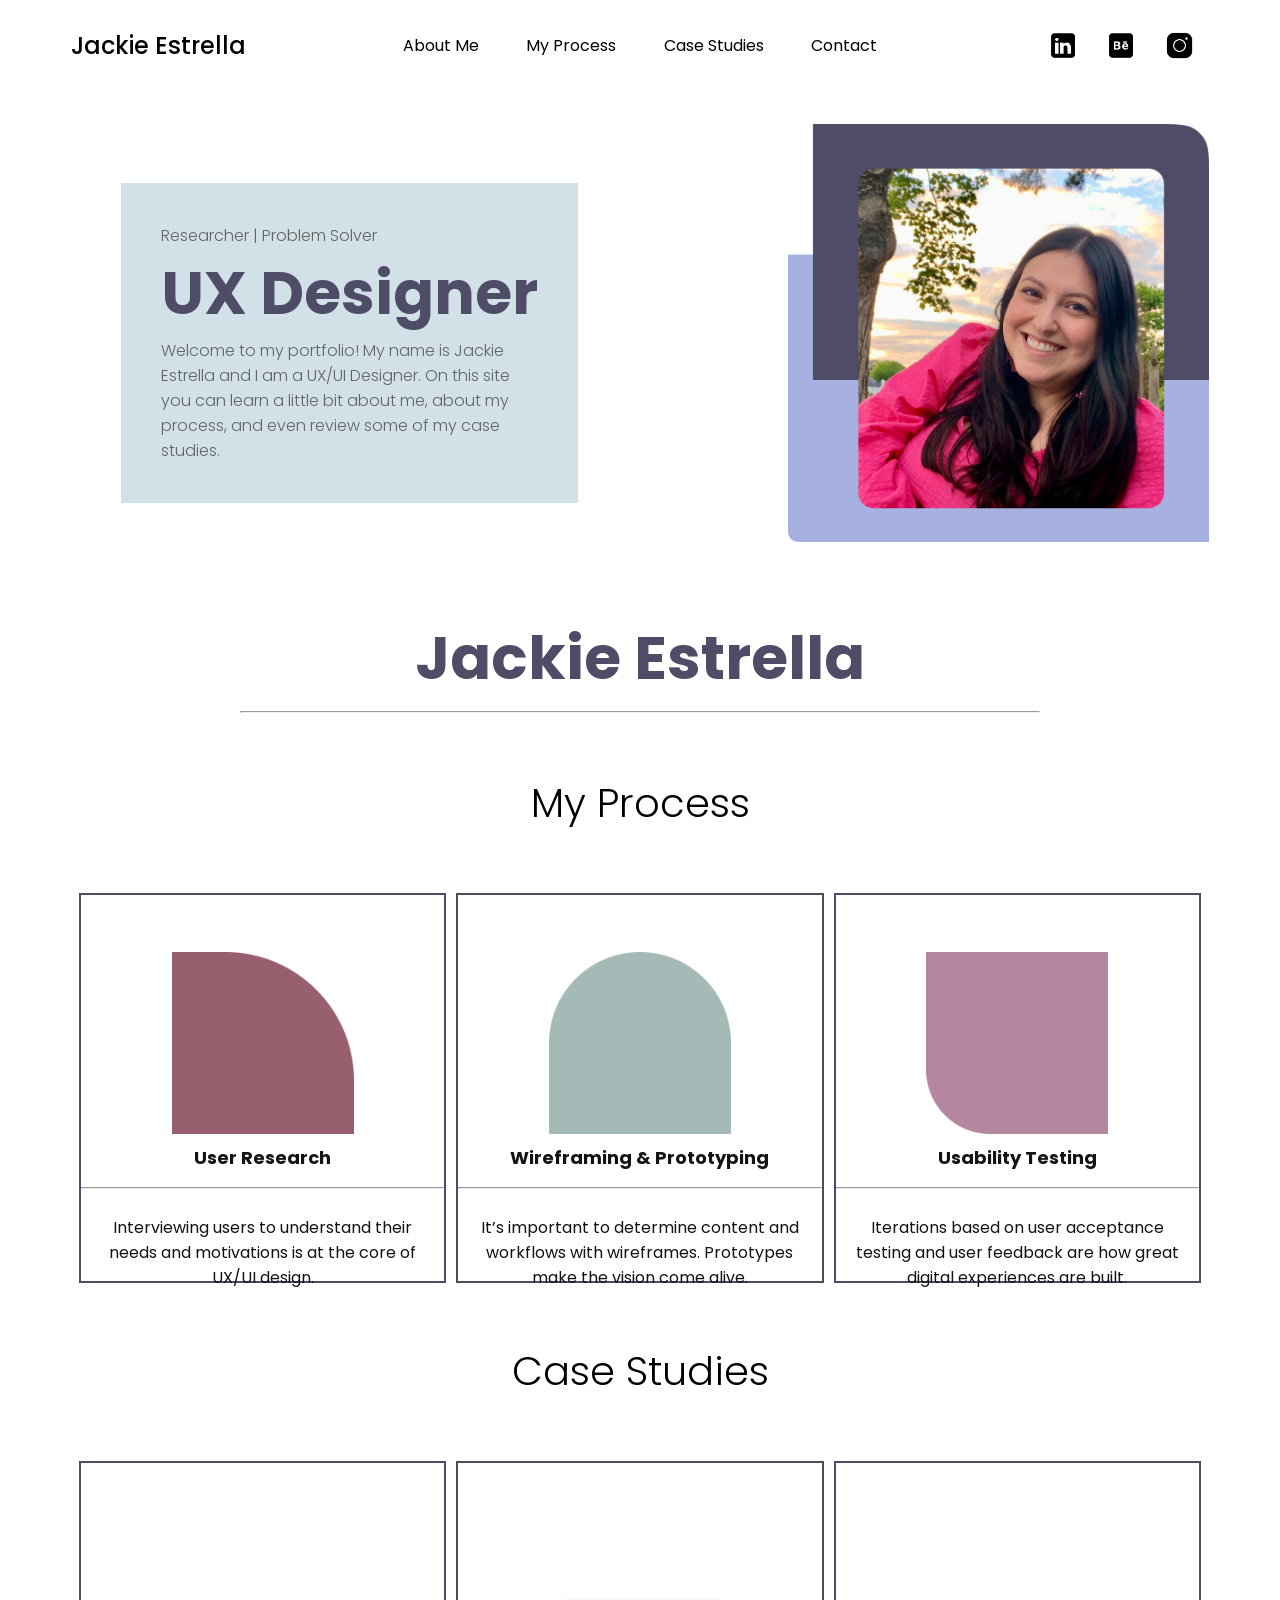
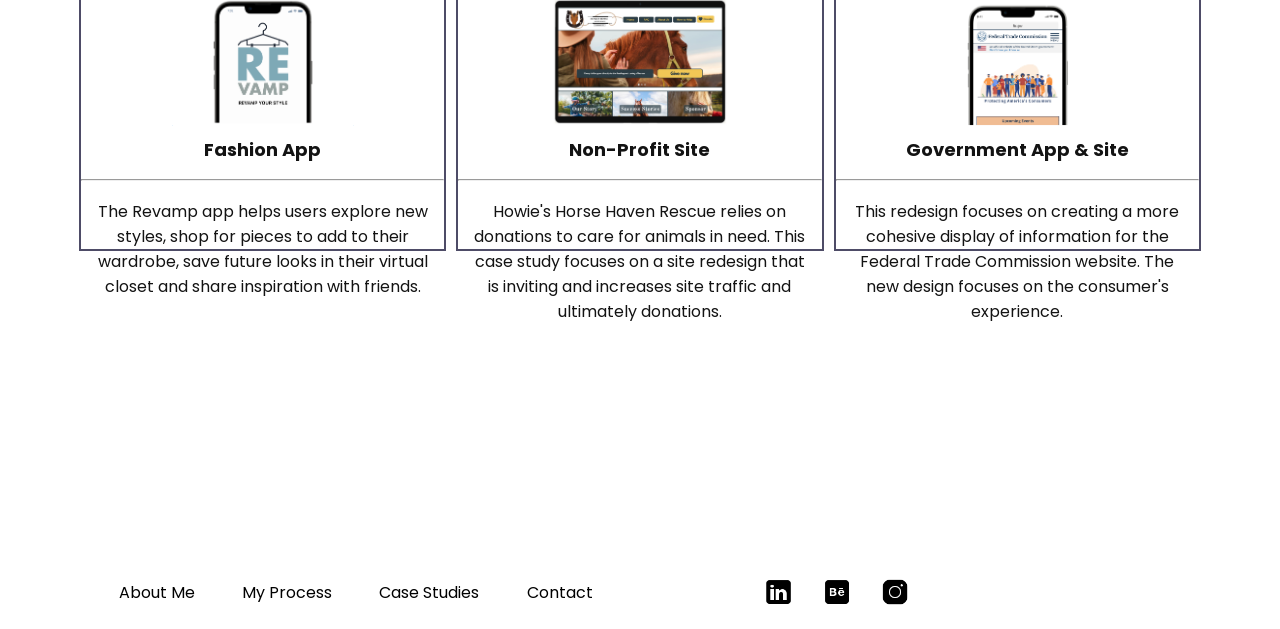
<file: index.html>
<!DOCTYPE html>
<html>
<head>
  <link href="https://fonts.googleapis.com/css?family=Poppins:100,200,300,400,500,600,700,800,900&display=swap" rel="stylesheet">
  <link href="css je skills/style.css" rel="stylesheet" type="text/css">
  <title>Jackie Estrella - My Portfolio</title>
</head>

<!--Page Body Begins-->

<body>

  <! Top Menu Bar >

  <nav id="navBar">
    <h1>Jackie Estrella</h1>
    <div id="navigation">
      <p>About Me</p>
      <p>My Process</p>
      <p>Case Studies</p>
      <p>Contact</p>
    </div>
    <div class="icons">
      <img src="images je skills/linkedin.png" width="10%" height="auto">
      <img src="images je skills/behance.png" width="10%" height="auto">
      <img src="images je skills/instagram-new.png" width="10%" height="auto">
    </div>
  </nav>

  <! Hero Grid >

  <section id="heroGrid">
    <div id="featuredProduct" class="heroGridArea">
      <img src="./images je skills/jee.png" width="37%" height="auto">
      <div id="headline">
        <p id="newCollection">Researcher | Problem Solver</p>
        <h2>UX Designer</h2>
        <p>Welcome to my portfolio! My name is Jackie Estrella and I am a UX/UI Designer. On this site you can learn a little bit about me, about my process, and even review some of my case studies. </p>
      </div>
    </div>
  </section>

  <! First Subheading >

  <div class="subHeading">
      <h2>Jackie Estrella</h2>
      <hr/>
  </div>

  <div class="subHeading1">
    <h3>My Process</h3>
</div>

  <! First Category Grid skills >

  <section class="categoryGrid">

    <div id="fashion" class="categoryGridArea">
      <img src="images je skills/shape2.png" width="50%" height="auto" class="center">
      <h4 class="heading">User Research</h4>
      <hr>
      <p class="text">Interviewing users to understand their needs and motivations is at the core of UX/UI design.</p>
    </div>

    <div id="nonProfit" class="categoryGridArea">
      <img src="images je skills/shape3.png" width="50%" height="auto" class="center">
      <h4 class="heading">Wireframing & Prototyping</h4>
      <hr>
      <p class="text">It’s important to determine content and workflows with wireframes. Prototypes make the vision come alive.</p>
    </div>
    
    <div id="govt" class="categoryGridArea">
      <img src="images je skills/shape4.png" width="50%" height="auto" class="center">
      <h4 class="heading">Usability Testing</h4>
      <hr>
      <p class="text">Iterations based on user acceptance testing and user feedback are how great digital experiences are built.</p>
    </div>
  </section>

  <! Second Subheading >

  <div class="subHeading1">
    <h3>Case Studies</h3>
</div>

<! Second Category Grid case studies >

  <section class="categoryGrid">

    <div id="fashion" class="categoryGridArea1">
      <img src="images je skills/fashion1.png" width="50%" height="auto" class="center">
      <div class="heading">Fashion App</div>
      <hr>
      <div class="text"> The Revamp app helps users explore new styles, shop for pieces to add to their wardrobe, save future looks in their virtual closet and share inspiration with friends.</div>
    </div>

    <div id="nonProfit" class="categoryGridArea1">
      <img src="images je skills/np1.png" width="50%" height="auto" class="center">
      <div class="heading">Non-Profit Site</div>
      <hr>
      <div class="text">Howie's Horse Haven Rescue relies on donations to care for animals in need. This case study focuses on a site redesign that is inviting and increases site traffic and ultimately donations.</div>
    </div>
    
    <div id="govt" class="categoryGridArea1">
      <img src="images je skills/govt1.png" width="50%" height="auto" class="center">
      <div class="heading">Government App & Site</div>
      <hr>
      <div class="text">This redesign focuses on creating a more cohesive display of information for the Federal Trade Commission website. The new design focuses on the consumer's experience.</div>
    </div>
  </section>

  <div class="subHeading1">
    <h5>My Process</h3>
</div>
<div class="subHeading1">
  <h5>My Process</h3>
</div>

  <! Footer Menu >

  <footer id="navBar">
    <div id="navigation">
      <p>About Me</p>
      <p>My Process</p>
      <p>Case Studies</p>
      <p>Contact</p>
    </div>
    <div class="icons">
      <img src="images je skills/linkedin.png" width="10%" height="auto">
      <img src="images je skills/behance.png" width="10%" height="auto">
      <img src="images je skills/instagram-new.png" width="10%" height="auto">
    </div>
  </footer>

</body>

<! Page Body Ends >

</html>
</file>
<file: css je skills/style.css>
body {
  font-family: 'Poppins', sans-serif;
}

/* Hero Grid ID */
#heroGrid {
  margin: 0px 5%;
  display: grid;
  min-height: 500px;
  height: 50vh;
  grid-template-rows: 100%;
  grid-template-columns: 0% 100%;
  grid-template-areas:
  "headline featuredProduct"
}

/* Hero Picture ID */
#featuredProduct {
  grid-area: featuredProduct;
  justify-content: flex-end;
  cursor: pointer;
}

/* UX Intro ID */
#headline {
  background-color: #c7dae2cc;
  position: absolute;
  left: 50px;
  top: 100px;
  padding: 40px;
  max-width: 550px;
  z-index: 100;
}

/* Hero Grid Class */
.heroGridArea {
  background-repeat: no-repeat;
  background-size: cover;
  align-items: center;
  display: flex;
  position: relative;
}

/* First Subheading Class */
.subHeading {
  text-align: center;
  border-bottom: 2px solid rgb(255, 255, 255);
  width: 800px;
  margin: 30px auto;
  

}

.subHeading1 {
  text-align: center;
  border-bottom: 2px solid rgb(255, 255, 255);
  width: 800px;
  margin: 50px auto;
 

}


/* First Category Grid IDs (red outline)*/
.categoryGrid {
  margin: 50px 5%;
  display: grid;
  border: solid 3px white;
  grid-template-rows: 400px;
  grid-template-columns: 1fr 1fr 1fr;
  grid-template-areas:
  "fashion nonProfit govt";
}

#fashion {
  grid-area: fashion;
  background-image: url("");
}

#govt {
  grid-area: govt;
  background-image: url("");
}

#nonProfit {
  grid-area: nonProfit;
  background-image: url("");
}

/* First Cards Grid IDs */
.categoryGridArea {
  background-position: center;
  background-size: cover;
  background-repeat: no-repeat;
  margin: 5px;
  padding-top: 15px;
  padding-bottom: 15px;
  cursor: pointer;
  
  display: block;
  align-content: end;
  border: solid 2px #4E4C67;
}

/*  Cards Grid IDs */
.categoryGridArea1 {
  background-position: center;
  background-size: cover;
  background-repeat: no-repeat;
  margin: 5px;
  padding-top: 15px;
  padding-bottom: 15px;
  cursor: pointer;

  display: block;
  align-content: end;
  border: solid 2px #4E4C67;
}



/*.categoryGridArea:hover {
  box-shadow: 10px 10px 5px lightblue;
  } */

  .categoryGridArea:hover {
  box-shadow: 0 4px 8px 0 rgba(0, 0, 0, 0.2), 0 6px 20px 0 rgba(0, 0, 0, 0.19);
  }

  .categoryGridArea1:hover {
    box-shadow: 0 4px 8px 0 rgba(0, 0, 0, 0.2), 0 6px 20px 0 rgba(0, 0, 0, 0.19);
    }

/* First Cards title IDs */
.heading {
  background-color: #ffffff;
  padding: 10px;
  height: 25px;
  font-weight: bold;
  text-align: center;
  color: rgb(19, 19, 19);
  font-size: 18px;
}

.center {
  display: block;
  margin-left: auto;
  margin-right: auto;
  width: 50%;
}

.text {
  background-color: #ffffff;
  padding: 10px;
  height: 25px;
  text-align: center;
  color: rgb(19, 19, 19);
  font-size: 16px;
}

/* Navigation for Header & Footer menus */
/* CHECK OUT THIS CODE BELOW IF YOU WANT TO GET A REFRESHER ON FLEX */

#navBar {
  display: flex;
  flex-direction: row;
  margin: 0px 5%;
}
#navBar h1 {
  width: 25%;
  font-weight: 500;
}
#navigation {
  display: flex;
  width: 50%;
  align-items: center;
  justify-content: space-evenly;
}
#navigation p {
  cursor: pointer;
  text-decoration: none;
}
.icons {
  display: flex;
  justify-content: flex-end;
  align-items: center;
  width: 25%;
}
.icons img {
  margin: 15px;
  cursor: pointer;
}
.highlight {
  color: #4E4C67;
  font-weight: 700;
}

/* Typography CSS */

h2 {
  font-size: 60px;
  margin: 0px 0px;
  color: #4E4C67;
}

h3 {
  font-size: 40px;
  font-weight: 300;
  margin: 0px 0px;
}

h4 {
  color: white;
  font-weight: 400;
  font-size: 22px;
  margin: 0;
}

h5 {
  font-size: 50px;
  font-weight: 300;
  margin: 0px 0px;
  color: white;
}

#headline p {
  max-width: 350px;
  font-size: 16px;
  font-weight: 300;
  margin: 0px 0px;
  color: #636364;
}



@media only screen and (max-width: 1000px) {
  #navigation {
    display: none;
  }
  .icons {
    margin-left: auto;
  }
}

@media only screen and (max-width: 600px) {
  #headline {
    position: static;
    margin: 20px;
  }
  #heroGrid {
    grid-template-areas:
    "featuredProduct headline";
  }
  #categoryGrid {
    grid-template-rows: 300px 300px 300px;
    grid-template-columns: 1fr;
    grid-template-areas:
      "fashion"
      "govt"
      "nonProfit"
      ;
  }

  
}
</file>
